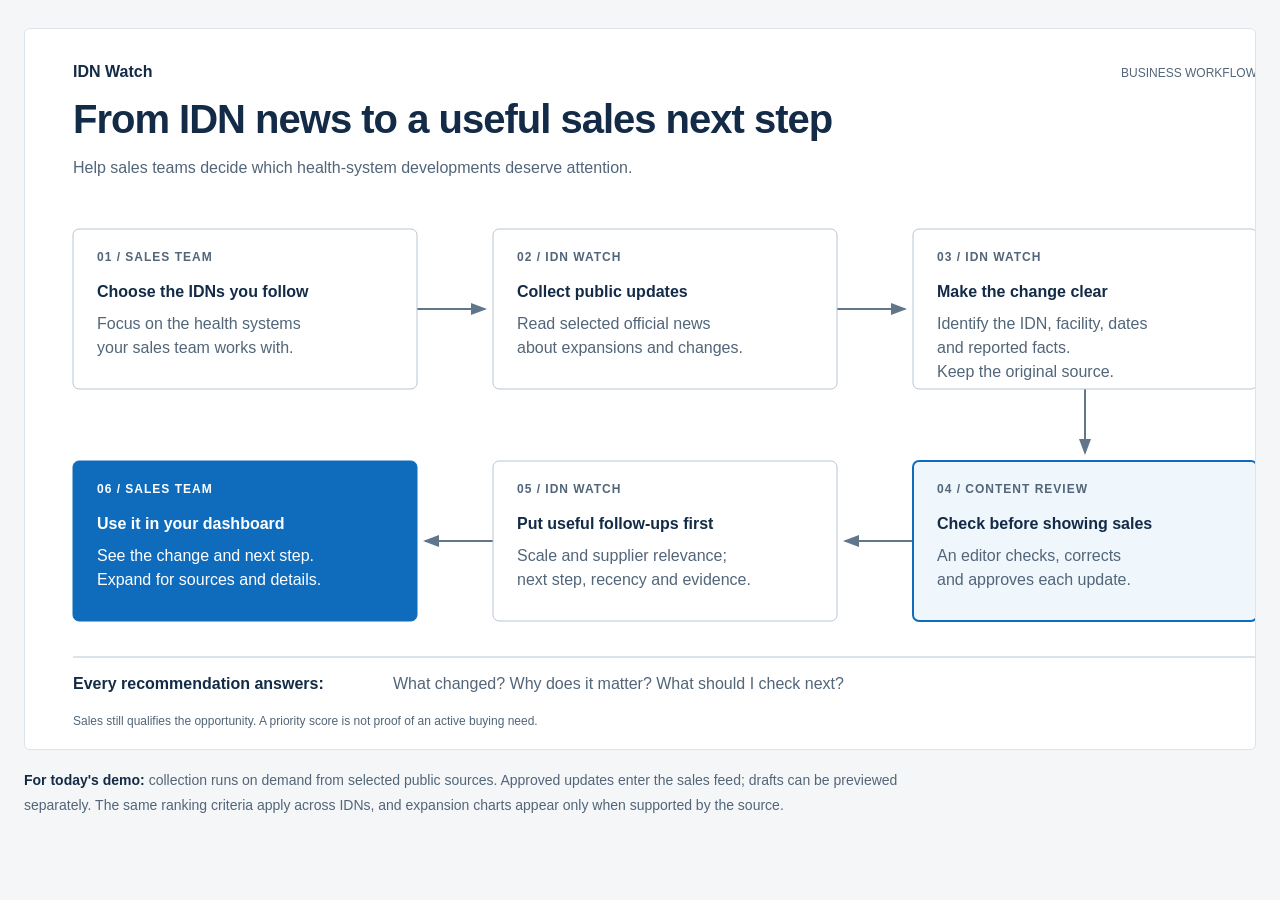
<file: artifacts/client-walkthrough/idn-watch-business-flow.html>
<!doctype html>
<html lang="en">
<head>
<meta charset="utf-8"><meta name="viewport" content="width=device-width, initial-scale=1">
<title>IDN Watch — How the recommendation workflow works</title>
<style>
:root{--paper:#ffffff;--paper-2:#f5f6f8;--ink:#132b47;--muted:#526579;--soft:#61758b;--rule:#b8c5d2;--accent:#0f6cbd;--accent-tint:#eff6fc;--font-sans:'Segoe UI',Arial,sans-serif}
*{box-sizing:border-box}body{margin:0;background:var(--paper-2);color:var(--ink);font-family:var(--font-sans)}main{max-width:1360px;width:100%;min-width:0;margin:auto;padding:28px 24px}.diagram-container{width:100%;overflow-x:auto;background:var(--paper);border:1px solid #dce3eb;border-radius:6px}svg{width:100%;min-width:1280px;display:block;font-family:var(--font-sans)}.sr-only{position:absolute;width:1px;height:1px;overflow:hidden;clip-path:inset(50%);white-space:nowrap}.presenter-note{margin:18px 0 0;font-size:14px;line-height:1.8;color:var(--muted);max-width:920px}.presenter-note strong{font-weight:600;color:var(--ink)}@media print{@page{size:landscape;margin:10mm}body{background:white}main{padding:0;max-width:none}.diagram-container{overflow-x:visible;border:0}svg{min-width:0}.presenter-note{display:none}}
</style>
</head>
<body><main><h1 class="sr-only">How IDN Watch turns news into sales follow-up</h1>
<div class="diagram-container">
<svg viewBox="0 0 1280 720" xmlns="http://www.w3.org/2000/svg" role="img" aria-labelledby="idn-watch-business-flow-title idn-watch-business-flow-desc">
<title id="idn-watch-business-flow-title">How IDN Watch turns news into sales follow-up</title>
<desc id="idn-watch-business-flow-desc">Sales teams choose IDNs, IDN Watch collects and organizes public updates, an editor checks them, shared rules prioritize follow-up, and a dashboard widget presents the next step with supporting evidence.</desc>
<defs>
<marker id="arrow" markerWidth="8" markerHeight="6" refX="7" refY="3" orient="auto"><polygon points="0 0,8 3,0 6" fill="#61758b"/></marker>
<marker id="arrow-accent" markerWidth="8" markerHeight="6" refX="7" refY="3" orient="auto"><polygon points="0 0,8 3,0 6" fill="#0f6cbd"/></marker>
<marker id="arrow-link" markerWidth="8" markerHeight="6" refX="7" refY="3" orient="auto"><polygon points="0 0,8 3,0 6" fill="#0f6cbd"/></marker>
</defs>
<rect x="0" y="0" width="1280" height="720" fill="#ffffff"/>
<text x="48" y="48" fill="#132b47" font-size="16" font-weight="600">IDN Watch</text>
<text x="1232" y="48" fill="#526579" font-size="12" text-anchor="end">BUSINESS WORKFLOW</text>
<text x="48" y="104" fill="#132b47" font-size="40" font-weight="600" letter-spacing="-1">From IDN news to a useful sales next step</text>
<text x="48" y="144" fill="#526579" font-size="16">Help sales teams decide which health-system developments deserve attention.</text>
<!-- Connectors precede nodes. Read the numbered path left-to-right, then down and back. -->
<g fill="none" stroke="#61758b" stroke-width="2" marker-end="url(#arrow)">
<line x1="392" y1="280" x2="460" y2="280"/>
<line x1="812" y1="280" x2="880" y2="280"/>
<line x1="1060" y1="360" x2="1060" y2="424"/>
<line x1="888" y1="512" x2="820" y2="512"/>
<line x1="468" y1="512" x2="400" y2="512"/>
</g>
<g id="step-1" data-block-id="step-1" data-block-name="Choose the IDNs you follow">
<rect x="48" y="200" width="344" height="160" rx="6" fill="#ffffff" stroke="#b8c5d2" stroke-width="1"/>
<text x="72" y="232" fill="#526579" font-size="12" font-weight="600" letter-spacing="1">01  /  SALES TEAM</text>
<text x="72" y="268" fill="#132b47" font-size="16" font-weight="600">Choose the IDNs you follow</text>
<text x="72" y="300" fill="#526579" font-size="16">Focus on the health systems</text>
<text x="72" y="324" fill="#526579" font-size="16">your sales team works with.</text>
</g>
<g id="step-2" data-block-id="step-2" data-block-name="Collect public updates">
<rect x="468" y="200" width="344" height="160" rx="6" fill="#ffffff" stroke="#b8c5d2" stroke-width="1"/>
<text x="492" y="232" fill="#526579" font-size="12" font-weight="600" letter-spacing="1">02  /  IDN WATCH</text>
<text x="492" y="268" fill="#132b47" font-size="16" font-weight="600">Collect public updates</text>
<text x="492" y="300" fill="#526579" font-size="16">Read selected official news</text>
<text x="492" y="324" fill="#526579" font-size="16">about expansions and changes.</text>
</g>
<g id="step-3" data-block-id="step-3" data-block-name="Make the change clear">
<rect x="888" y="200" width="344" height="160" rx="6" fill="#ffffff" stroke="#b8c5d2" stroke-width="1"/>
<text x="912" y="232" fill="#526579" font-size="12" font-weight="600" letter-spacing="1">03  /  IDN WATCH</text>
<text x="912" y="268" fill="#132b47" font-size="16" font-weight="600">Make the change clear</text>
<text x="912" y="300" fill="#526579" font-size="16">Identify the IDN, facility, dates</text>
<text x="912" y="324" fill="#526579" font-size="16">and reported facts.</text>
<text x="912" y="348" fill="#526579" font-size="16">Keep the original source.</text>
</g>
<g id="step-4" data-block-id="step-4" data-block-name="Check before showing sales">
<rect x="888" y="432" width="344" height="160" rx="6" fill="#eff6fc" stroke="#0f6cbd" stroke-width="2"/>
<text x="912" y="464" fill="#526579" font-size="12" font-weight="600" letter-spacing="1">04  /  CONTENT REVIEW</text>
<text x="912" y="500" fill="#132b47" font-size="16" font-weight="600">Check before showing sales</text>
<text x="912" y="532" fill="#526579" font-size="16">An editor checks, corrects</text>
<text x="912" y="556" fill="#526579" font-size="16">and approves each update.</text>
</g>
<g id="step-5" data-block-id="step-5" data-block-name="Put useful follow-ups first">
<rect x="468" y="432" width="344" height="160" rx="6" fill="#ffffff" stroke="#b8c5d2" stroke-width="1"/>
<text x="492" y="464" fill="#526579" font-size="12" font-weight="600" letter-spacing="1">05  /  IDN WATCH</text>
<text x="492" y="500" fill="#132b47" font-size="16" font-weight="600">Put useful follow-ups first</text>
<text x="492" y="532" fill="#526579" font-size="16">Scale and supplier relevance;</text>
<text x="492" y="556" fill="#526579" font-size="16">next step, recency and evidence.</text>
</g>
<g id="step-6" data-block-id="step-6" data-block-name="Use it in your dashboard">
<rect x="48" y="432" width="344" height="160" rx="6" fill="#0f6cbd" stroke="#0f6cbd" stroke-width="1"/>
<text x="72" y="464" fill="#ffffff" font-size="12" font-weight="600" letter-spacing="1">06  /  SALES TEAM</text>
<text x="72" y="500" fill="#ffffff" font-size="16" font-weight="600">Use it in your dashboard</text>
<text x="72" y="532" fill="#ffffff" font-size="16">See the change and next step.</text>
<text x="72" y="556" fill="#ffffff" font-size="16">Expand for sources and details.</text>
</g>
<line x1="48" y1="628" x2="1232" y2="628" stroke="#b8c5d2" stroke-width="1"/>
<text x="48" y="660" fill="#132b47" font-size="16" font-weight="600">Every recommendation answers:</text>
<text x="368" y="660" fill="#526579" font-size="16">What changed?   Why does it matter?   What should I check next?</text>
<text x="48" y="696" fill="#526579" font-size="12">Sales still qualifies the opportunity. A priority score is not proof of an active buying need.</text>
</svg></div>
<p class="presenter-note"><strong>For today's demo:</strong> collection runs on demand from selected public sources. Approved updates enter the sales feed; drafts can be previewed separately. The same ranking criteria apply across IDNs, and expansion charts appear only when supported by the source.</p>
</main></body></html>
</file>
